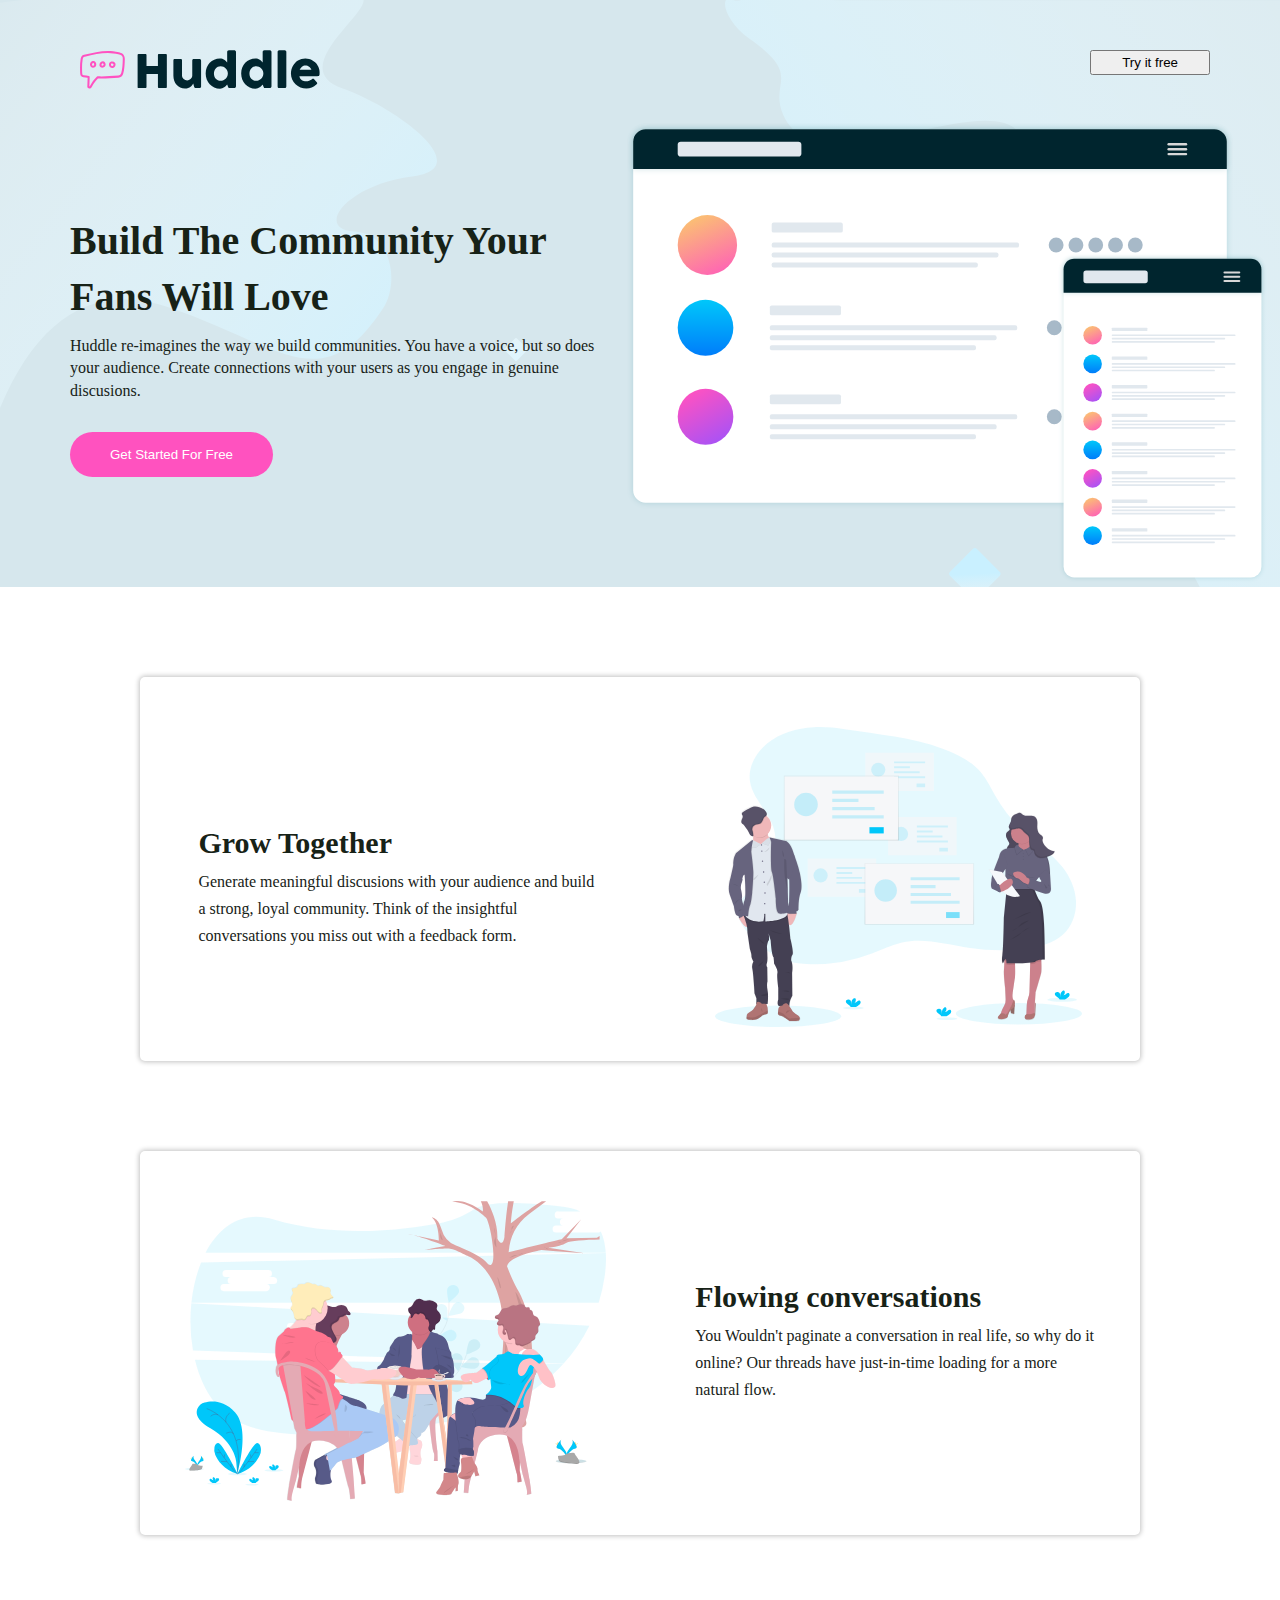
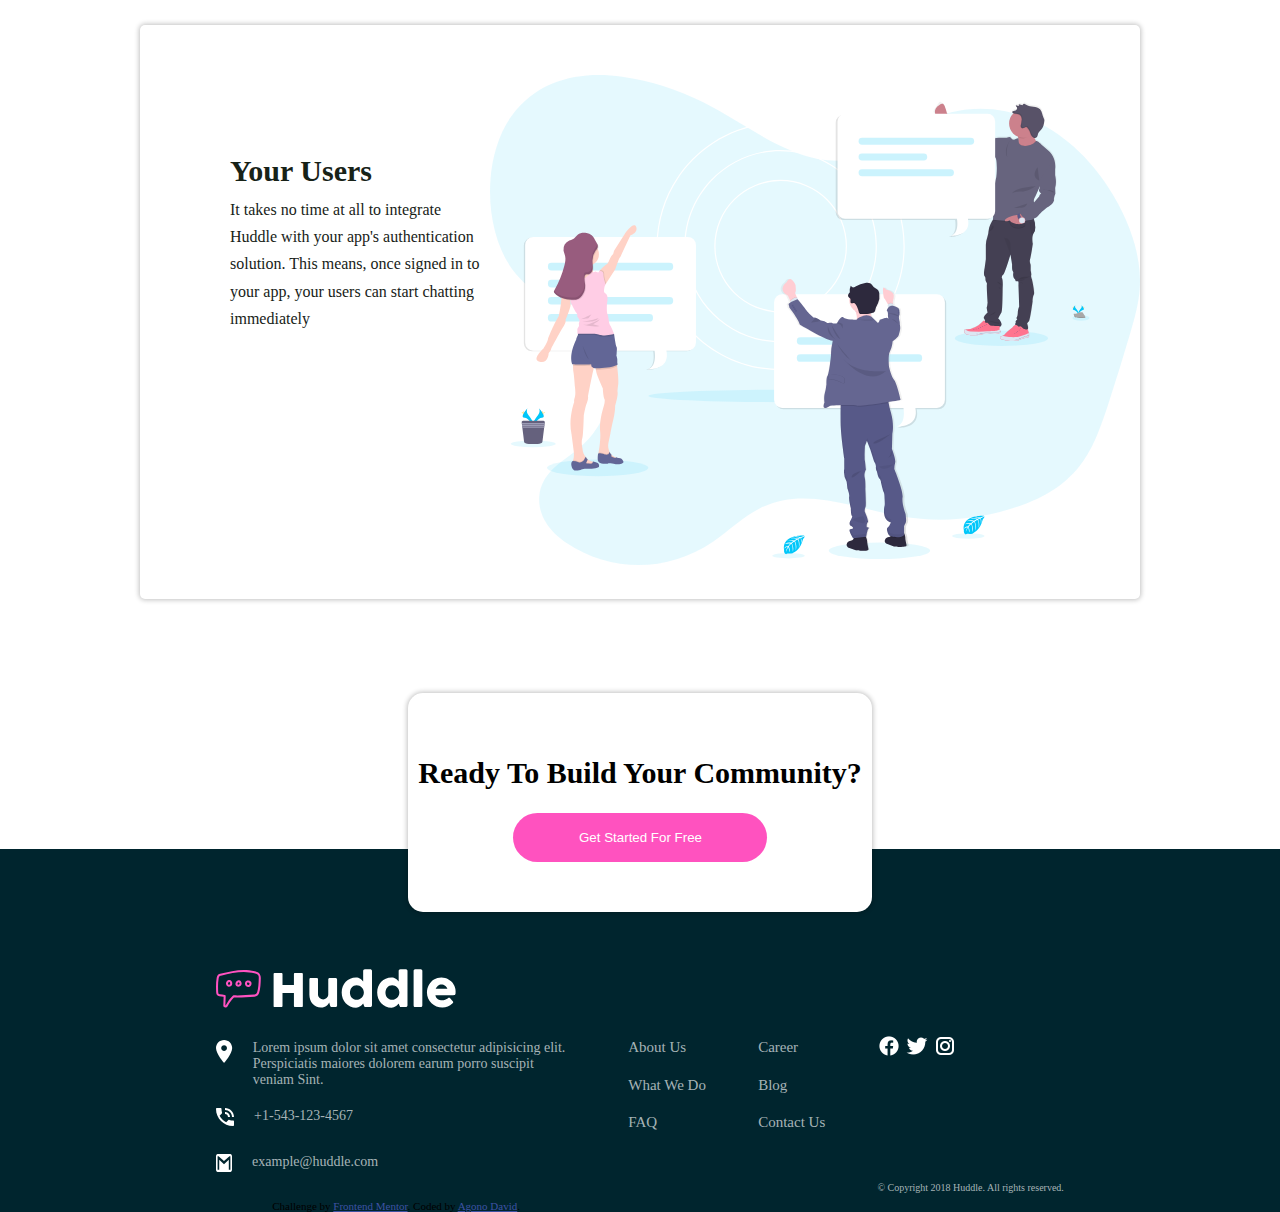
<file: index.html>
<!DOCTYPE html>
<html lang="en">
  <head>
    <meta charset="UTF-8" />
    <meta name="viewport" content="width=device-width, initial-scale=1.0" />
    <!-- displays site properly based on user's device -->

    <link
      rel="icon"
      type="image/png"
      sizes="32x32"
      href="./images/favicon-32x32.png"
    />

    <title>
      Frontend Mentor | Huddle landing page with alternating feature blocks
    </title>

    <!-- Feel free to remove these styles or customise in your own stylesheet 👍 -->
    <style>
      .attribution {
        font-size: 11px;
        text-align: center;
      }
      .attribution a {
        color: hsl(228, 45%, 44%);
      }
    </style>

    <link rel="stylesheet" href="main.css" />
    <!-- CSS only -->
    <!-- CSS only -->
  </head>
  <body>
    <section class="main-container">
      <header>
        <nav>
          <a class="navbar-brand" href="#"
            ><img
              src="/huddle-landing-page-with-alternating-feature-blocks-master/images/logo.svg"
              alt=""
          /></a>
          <form role="search">
            <div class="nav_button">
              <button type="submit">Try it free</button>
            </div>
          </form>
        </nav>

        <div class="headbody">
          <div class="headbodyleft">
            <h3>Build The Community Your Fans Will Love</h3>
            <p>
              Huddle re-imagines the way we build communities. You have a voice,
              but so does your audience. Create connections with your users as
              you engage in genuine discusions.
            </p>
            <div class="button_get_started">
              <button>Get Started For Free</button>
            </div>
          </div>
          <div class="headbodyright">
            <img
              src="/huddle-landing-page-with-alternating-feature-blocks-master/images/illustration-mockups.svg"
              alt=""
            />
          </div>
        </div>
      </header>
    </section>
    <main>
      <div class="firstsection">
        <div class="firstsectionleft">
          <div class="text_style_rd">
            <h3>Grow Together</h3>
            <p>
              Generate meaningful discusions with your audience and build a
              strong, loyal community. Think of the insightful conversations you
              miss out with a feedback form.
            </p>
          </div>
        </div>
        <div class="firstsectionright">
          <img
            src="/huddle-landing-page-with-alternating-feature-blocks-master/images/illustration-grow-together.svg"
            alt=""
          />
        </div>
      </div>
      <div class="secondsection">
        <div class="secondsectionleft">
          <img
            src="/huddle-landing-page-with-alternating-feature-blocks-master/images/illustration-flowing-conversation.svg"
            alt=""
          />
        </div>
        <div class="secondsectionright">
          <div class="text_style_rd">
            <h3>Flowing conversations</h3>
            <p>
              You Wouldn't paginate a conversation in real life, so why do it
              online? Our threads have just-in-time loading for a more natural
              flow.
            </p>
          </div>
        </div>
      </div>
      <div class="thirdsection">
        <div class="thirdsectionleft">
          <div class="text_style_rd">
            <h3>Your Users</h3>
            <p>
              It takes no time at all to integrate Huddle with your app's
              authentication solution. This means, once signed in to your app,
              your users can start chatting immediately
            </p>
          </div>
        </div>
        <div class="thirdsectionright">
          <img
            src="/huddle-landing-page-with-alternating-feature-blocks-master/images/illustration-your-users.svg"
            alt=""
          />
        </div>
      </div>
    </main>
    <footer>
      <div class="footer_margin">
        <div class="fourthsection">
          <h3>Ready To Build Your Community?</h3>
          <button>Get Started For Free</button>
        </div>
        <div class="footerleft">
          <div class="footerlogo">
            <img
              src="/huddle-landing-page-with-alternating-feature-blocks-master/images/logo copy.svg"
              alt=""
            />
            <div class="mobile_style_footer_content">
              <div class="location" style="display: flex">
                <img
                  src="/huddle-landing-page-with-alternating-feature-blocks-master/images/icon-location.svg"
                  alt=""
                />
                <p style="color: rgba(255, 255, 255, 0.655)">
                  Lorem ipsum dolor sit amet consectetur adipisicing elit.
                  Perspiciatis maiores dolorem earum porro suscipit veniam Sint.
                </p>
              </div>

              <div class="phone" style="display: flex">
                <img
                  src="/huddle-landing-page-with-alternating-feature-blocks-master/images/icon-phone.svg"
                  alt=""
                />
                <p style="color: rgba(255, 255, 255, 0.655)">+1-543-123-4567</p>
              </div>
              <div class="mail" style="display: flex">
                <img
                  src="/huddle-landing-page-with-alternating-feature-blocks-master/images/icon-email.svg"
                  alt=""
                />
                <p style="color: rgba(255, 255, 255, 0.655)">
                  example@huddle.com
                </p>
              </div>
            </div>
          </div>
          <div>
            <p class="attribution">
              Challenge by
              <a
                href="https://www.frontendmentor.io?ref=challenge"
                target="_blank"
                >Frontend Mentor</a
              >. Coded by <a href="#">Agono David</a>.
            </p>
          </div>
        </div>
        <div class="footersecondsection">
          <p style="color: rgba(255, 255, 255, 0.655)">About Us</p>
          <p style="color: rgba(255, 255, 255, 0.655)">What We Do</p>
          <p style="color: rgba(255, 255, 255, 0.655)">FAQ</p>
        </div>
        <div class="footerthirdsection">
          <p style="color: rgba(255, 255, 255, 0.655)">Career</p>
          <p style="color: rgba(255, 255, 255, 0.655)">Blog</p>
          <p style="color: rgba(255, 255, 255, 0.655)">Contact Us</p>
        </div>
        <div class="icons">
          <img
            src="/huddle-landing-page-with-alternating-feature-blocks-master/images/icons8-facebook-24.png"
            alt=""
          />
          <img
            src="/huddle-landing-page-with-alternating-feature-blocks-master/images/icons8-twitter-24.png"
            alt=""
          />
          <img
            src="/huddle-landing-page-with-alternating-feature-blocks-master/images/icons8-instagram-24.png"
            alt=""
          />
          <div class="copyright">
            <p>&copy; Copyright 2018 Huddle. All rights reserved.</p>
          </div>
        </div>
      </div>
    </footer>
    <!-- JavaScript Bundle with Popper -->
  </body>
</html>
</file>
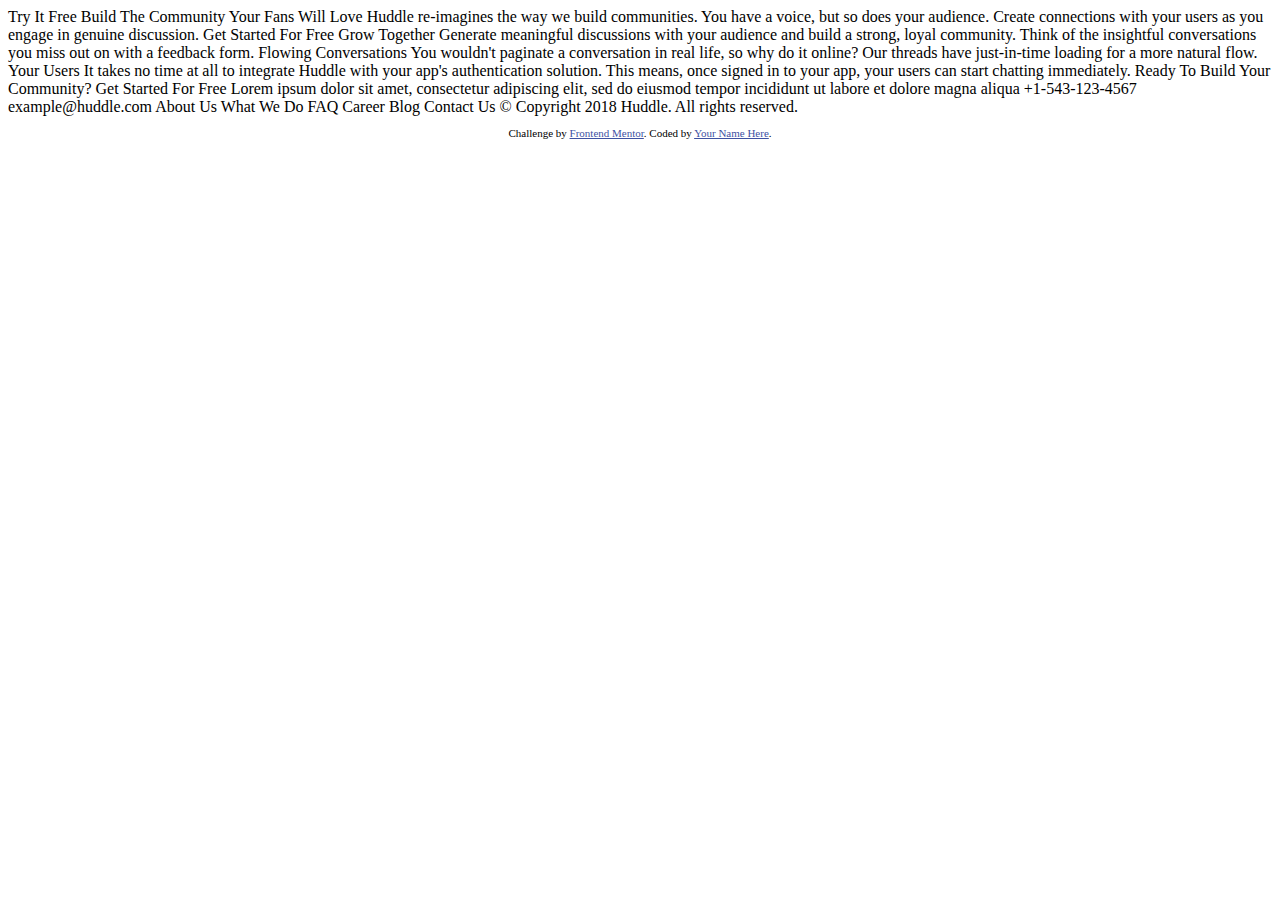
<file: huddle-landing-page-with-alternating-feature-blocks-master/index.html>
<!DOCTYPE html>
<html lang="en">
<head>
  <meta charset="UTF-8">
  <meta name="viewport" content="width=device-width, initial-scale=1.0"> <!-- displays site properly based on user's device -->

  <link rel="icon" type="image/png" sizes="32x32" href="./images/favicon-32x32.png">
  
  <title>Frontend Mentor | Huddle landing page with alternating feature blocks</title>

  <!-- Feel free to remove these styles or customise in your own stylesheet 👍 -->
  <style>
    .attribution { font-size: 11px; text-align: center; }
    .attribution a { color: hsl(228, 45%, 44%); }
  </style>
</head>
<body>

  Try It Free

  Build The Community Your Fans Will Love

  Huddle re-imagines the way we build communities. You have a voice, but so does your audience. 
  Create connections with your users as you engage in genuine discussion. 

  Get Started For Free

  Grow Together

  Generate meaningful discussions with your audience and build a strong, loyal community. 
  Think of the insightful conversations you miss out on with a feedback form. 

  Flowing Conversations

  You wouldn't paginate a conversation in real life, so why do it online? Our threads 
  have just-in-time loading for a more natural flow.

  Your Users

  It takes no time at all to integrate Huddle with your app's authentication solution. 
  This means, once signed in to your app, your users can start chatting immediately.

  Ready To Build Your Community?

  Get Started For Free

  Lorem ipsum dolor sit amet, consectetur adipiscing elit, sed do eiusmod tempor 
  incididunt ut labore et dolore magna aliqua

  +1-543-123-4567
  example@huddle.com

  About Us
  What We Do
  FAQ

  Career
  Blog
  Contact Us

  &copy; Copyright 2018 Huddle. All rights reserved.

  <footer>
    <p class="attribution">
      Challenge by <a href="https://www.frontendmentor.io?ref=challenge" target="_blank">Frontend Mentor</a>. 
      Coded by <a href="#">Your Name Here</a>.
    </p>
  </footer>
</body>
</html>
</file>
<file: main.css>
* {
  margin: 0;
  padding: 0;
  /* border: 2px solid black; */
}
/*header style*/
header {
  /* height: 610px; */
  background-image: url(huddle-landing-page-with-alternating-feature-blocks-master/images/bg-hero-desktop.svg);
  background-color: rgba(78, 153, 178, 0.233);
}

nav {
  display: flex;
  justify-content: space-between;
  padding: 50px 70px 0px 80px;
}
.nav_button {
  background-color: white;
  color: rgba(78, 153, 178, 0.233);
  border-radius: 60px;
  border: none;
}
.nav_button button {
  padding: 3px 30px 3px 30px;
}

.headbody {
  display: flex;
  /* gap: 30px; */
}
.headbodyleft {
  padding-top: 120px;
  padding-left: 70px;
  line-height: 1.4;
  /* border: 2px solid red; */
}
.headbody h3 {
  font-size: 40px;
  padding-right: 10px;
  padding-bottom: 10px;
  color: rgb(23, 34, 23);
  width: 100%;
}
.headbodyleft p {
  width: 100%;
  padding-bottom: 30px;
  color: rgb(23, 34, 23);
}
.button_get_started {
  width: 100%;
}
.headbodyleft button {
  background-color: hsl(322, 100%, 66%);
  border: none;
  color: white;
  padding: 15px 40px 15px 40px;
  border-radius: 30px;
}
.headbodyright {
  width: 100%;
}

.headbodyright img {
  /* width: 645px; */
  width: 98%;
  height: 460px;
  padding-top: 30px;
  /* padding-right: 10px; */
}
/*Mainbody styling*/
.firstsection {
  display: flex;
  justify-content: space-around;
  /* margin-top: 140px; */
  max-width: 1000px;
  margin: 90px auto;
  /* margin: 120px 90px 90px; */
  border-radius: 5px;
  box-shadow: 0px 0px 5px 1px rgba(0, 0, 0, 0.247);
  padding-top: 40px;
  padding-bottom: 30px;
}
.firstsectionleft {
  padding-top: 100px;
  width: 400px;
  /* padding-left: 90px; */
  line-height: 1.7;
}
.firstsection h3 {
  font-size: 30px;
  color: rgb(23, 34, 23);
}
.firstsection p {
  color: rgb(23, 34, 23);
}
.firstsection img {
  width: 100%;
  height: 300px;
  /* padding-right: 120px; */
  padding-top: 10px;
}
/*secondsection styling*/
.secondsection {
  display: flex;
  justify-content: space-around;
  max-width: 1000px;
  margin: 90px auto;
  /* margin-top: 140px; */
  /* margin: 120px 90px 90px; */
  border-radius: 5px;
  box-shadow: 0px 0px 5px 1px rgba(0, 0, 0, 0.247);
  padding-top: 40px;
  padding-bottom: 30px;
}
.secondsection img {
  width: 100%;
  height: 300px;
  /* padding-left: 90px; */
  padding-top: 10px;
}
.secondsectionright {
  padding-top: 80px;
  width: 400px;
  /* padding-right: 90px; */
  line-height: 1.7;
  padding-bottom: 20px;
}
.secondsection h3 {
  font-size: 30px;
  color: rgb(23, 34, 23);
}
.secondsection p {
  color: rgb(23, 34, 23);
}
/*third section styling*/
.thirdsection {
  display: flex;
  justify-content: space-between;
  max-width: 1000px;
  margin: 90px auto;
  /* margin-top: 140px;
  margin: 120px 90px 90px; */
  border-radius: 5px;
  box-shadow: 0px 0px 5px 1px rgba(0, 0, 0, 0.247);
  padding-top: 40px;
  padding-bottom: 30px;
}
.thirdsectionleft {
  padding-top: 80px;
  width: 400px;
  padding-left: 90px;
  line-height: 1.7;
}
.thirdsection h3 {
  font-size: 30px;
  color: rgb(23, 34, 23);
}
.thirdsection p {
  color: rgb(23, 34, 23);
}
.thirdsectionright{
  width: 100%;
}
.thirdsectionright img {
  width: 100%;
  /* padding-right: 90px; */
  padding-top: 10px;
}
/*Fourthsection styling*/
.fourthsection {
  text-align: center;
  /* margin: 0px 350px 0px 350px; */
  line-height: 2;
  box-shadow: 0px 0px 5px 1px rgba(0, 0, 0, 0.247);
  max-width: 900px;
  margin: auto;
  padding: 50px 10px 50px 10px;
  border-radius: 15px;
  position: absolute;
  background-color: white;
  z-index: 1;
  bottom: 300px;
}
.fourthsection h3 {
  font-size: 30px;
  padding-bottom: 10px;
}
.fourthsection button {
  background-color: hsl(322, 100%, 66%);
  color: white;
  border: none;
  padding: 17px 65px 17px 66px;
  border-radius: 30px;
}
/* Footer styling*/
footer {
  background-color: hsl(192, 100%, 9%);
  /* display: flex; */
  /* gap: 140px; */
  /* padding-top: 150px; */
  position: relative;
  margin-top: 250px;
}
.footerlogo img {
  padding-bottom: 28px;
}
.footerleft {
  /* padding-left: 80px; */
  width: 40%;
}
.location {
  width: 100%;
}
.location p {
  padding-left: 20px;
  padding-bottom: 20px;
  font-size: 14px;
}
.location img {
  height: 23px;
}
.phone p {
  padding-left: 20px;
  padding-bottom: 20px;
  font-size: 14px;
}
.phone img {
  height: 18px;
}
.mail p {
  padding-left: 20px;
  padding-bottom: 20px;
  font-size: 14px;
}
.mail img {
  height: 18px;
  width: 16px;
}
.footersecondsection {
  padding-top: 60px;
  line-height: 2.5;
  font-size: 15px;
}
.footerthirdsection {
  padding-top: 60px;
  line-height: 2.5;
  font-size: 15px;
}
.icons {
  padding-top: 65px;
}
.copyright {
  width: 100%;
  padding-top: 120px;
  font-size: 10px;
  color: rgba(255, 255, 255, 0.655);
}
.footer_margin {
  max-width: 900px;
  margin: auto;
  display: flex;
  justify-content: space-around;
  padding-top: 120px;
}

/* Media query styling for responsive design */
/* header responsive styling */
@media (min-width: 350px) and (max-width: 500px) {
  

 header{
  background-image: url(/huddle-landing-page-with-alternating-feature-blocks-master/images/bg-hero-mobile.svg);
  background-color: none;
 } 
  nav {
    padding-left: 20px;
    gap: 30px;
  }
  nav img {
    width: 130px;
  }
  .nav_button button {
    padding: 3px 8px 3px 8px;
    text-align: center;
    border-radius: 30px;
    background-color: white;
    /* color: rgba(78, 153, 178, 0.233); */
    border: none;
  }
  .nav_button {
    padding-right: 0px;
  }
  .headbody {
    flex-direction: column;
    max-width: 380px;
    margin: auto;
  }
  .headbody h3 {
    text-align: center;
    width: 100%;
    font-size: 36px;
    color: rgb(23, 34, 23);
  }
  .headbodyleft {
    padding-left: 0px;
  }
  .headbody p {
    text-align: center;
    width: 100%;
    font-size: 20px;
    color: rgb(23, 34, 23);
  }
  .headbodyleft button {
    padding: 7px 20px 7px 20px;
  }
  .button_get_started {
    text-align: center;
  }
  .headbodyright {
    width: 100%;
  }
  .headbodyright img {
    width: 100%;
    height: 280px;
  }
  /* mainbody responsive styling */
  main :nth-of-type(odd) {
    flex-direction: column-reverse;
  }
  .firstsection {
    flex-direction: column;
    max-width: 380px;
    margin: 60px auto;
  }
  .firstsectionleft {
    padding-left: 0px;
    padding-top: 0px;
    max-width: 320px;
    margin: auto;
  }
  .firstsectionright {
    width: 100%;
    max-width: 320px;
    margin: auto;
  }
  .text_style_rd {
    text-align: center;
    margin-top: 30px;
  }
  .secondsection {
    flex-direction: column;
    max-width: 380px;
    margin: 60px auto;
  }
  .secondsectionleft {
    width: 100%;
    max-width: 320px;
    margin: auto;
  }
  .secondsectionright {
    padding-left: 0px;
    padding-top: 0px;
    max-width: 320px;
    margin: auto;
  }
  .thirdsection {
    flex-direction: column;
    max-width: 380px;
    margin: 60px auto;
  }
  .thirdsectionleft {
    padding-left: 0px;
    padding-top: 0px;
    max-width: 320px;
    margin: auto;
  }
  .thirdsectionright {
    width: 100%;
    max-width: 340px;
    margin: auto;
  }
  .thirdsectionright img{
    width: 100%;
  }
  /* footer responsive design */
  .footer_margin {
    flex-direction: column;
    position: relative;
    max-width: 900px;
    margin: auto;
  }
  .fourthsection {
    bottom: 920px;
    position: absolute;
    z-index: 1;
    width: 100%;
    padding: 0px;
    
    /* max-width: 350px;
    margin: auto; */
   /* left: 50%; */
   /* right: 50%; */
  }
  .fourthsection h3 {
    font-size: 20px;
  }
  .fourthsection button {
    padding: 9px 30px 9px 30px;
  }
  .footerleft{
    width: 100%;
  }
}
</file>
